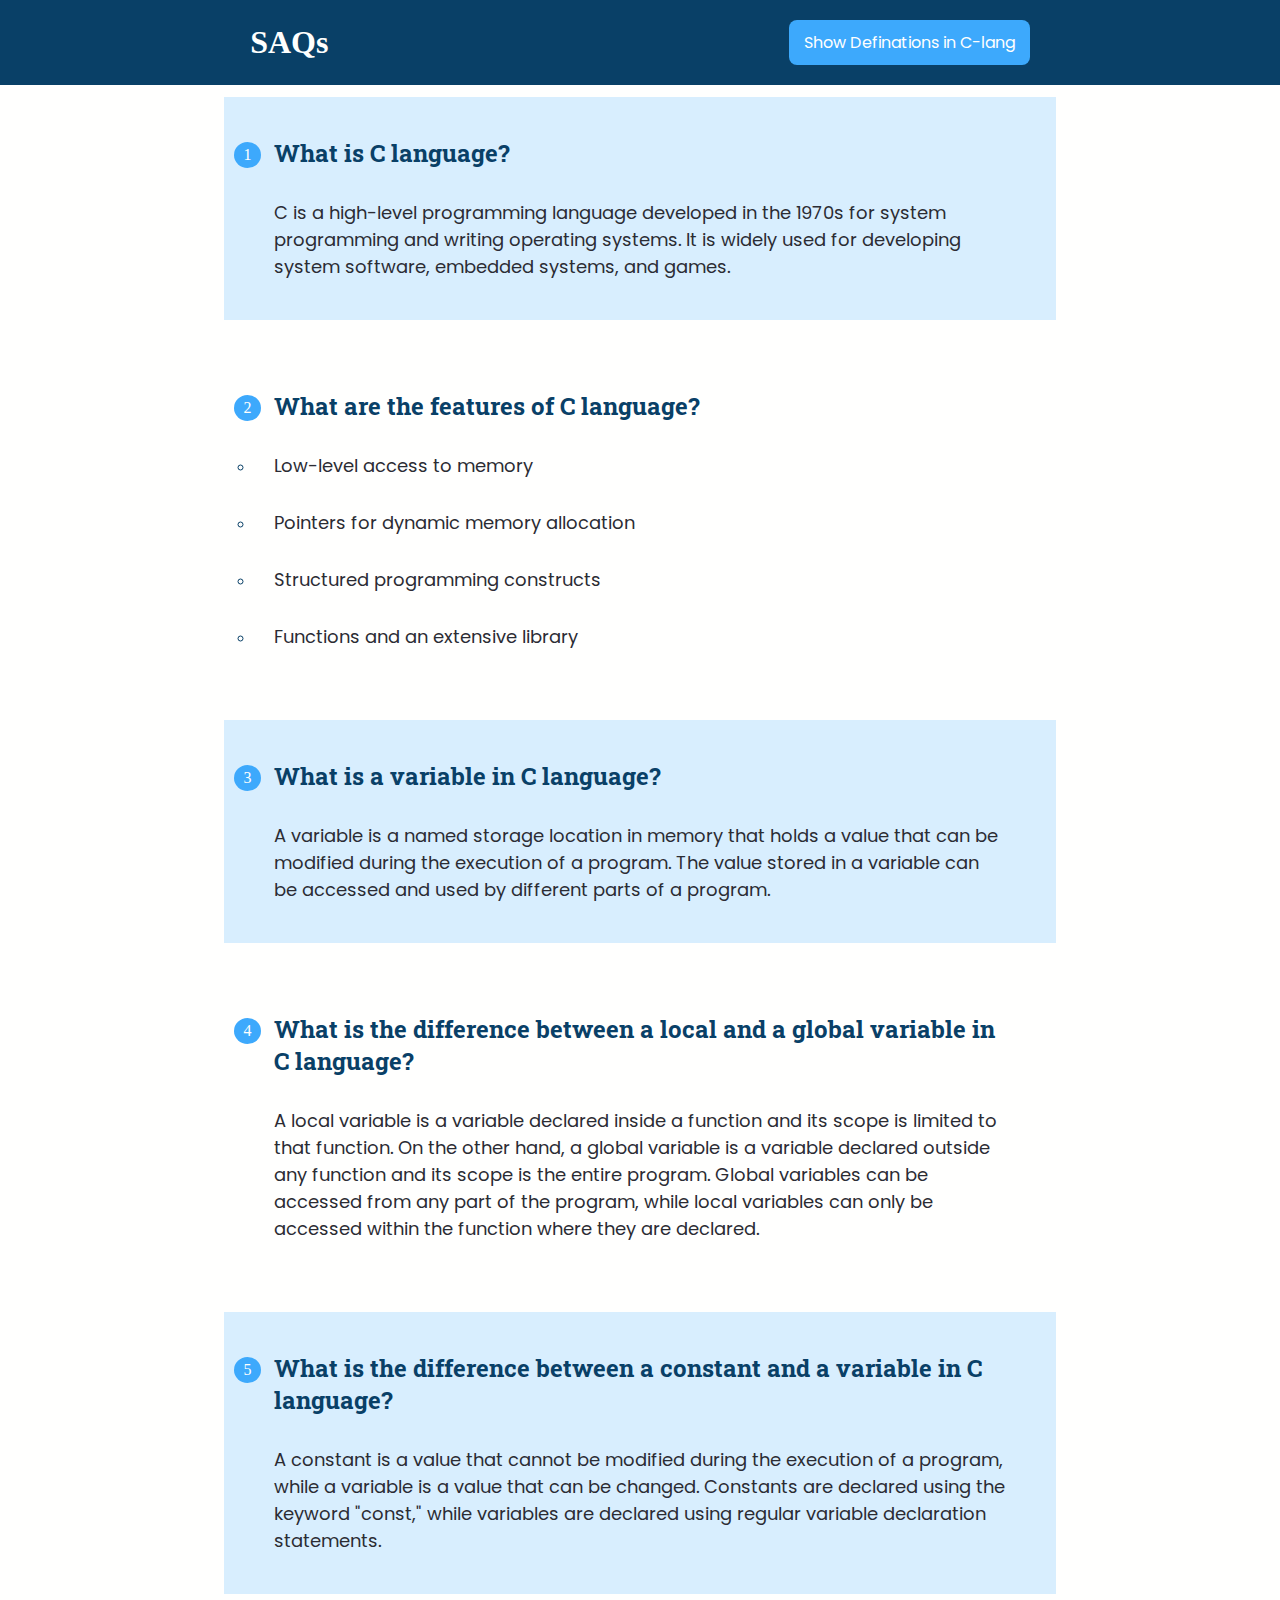
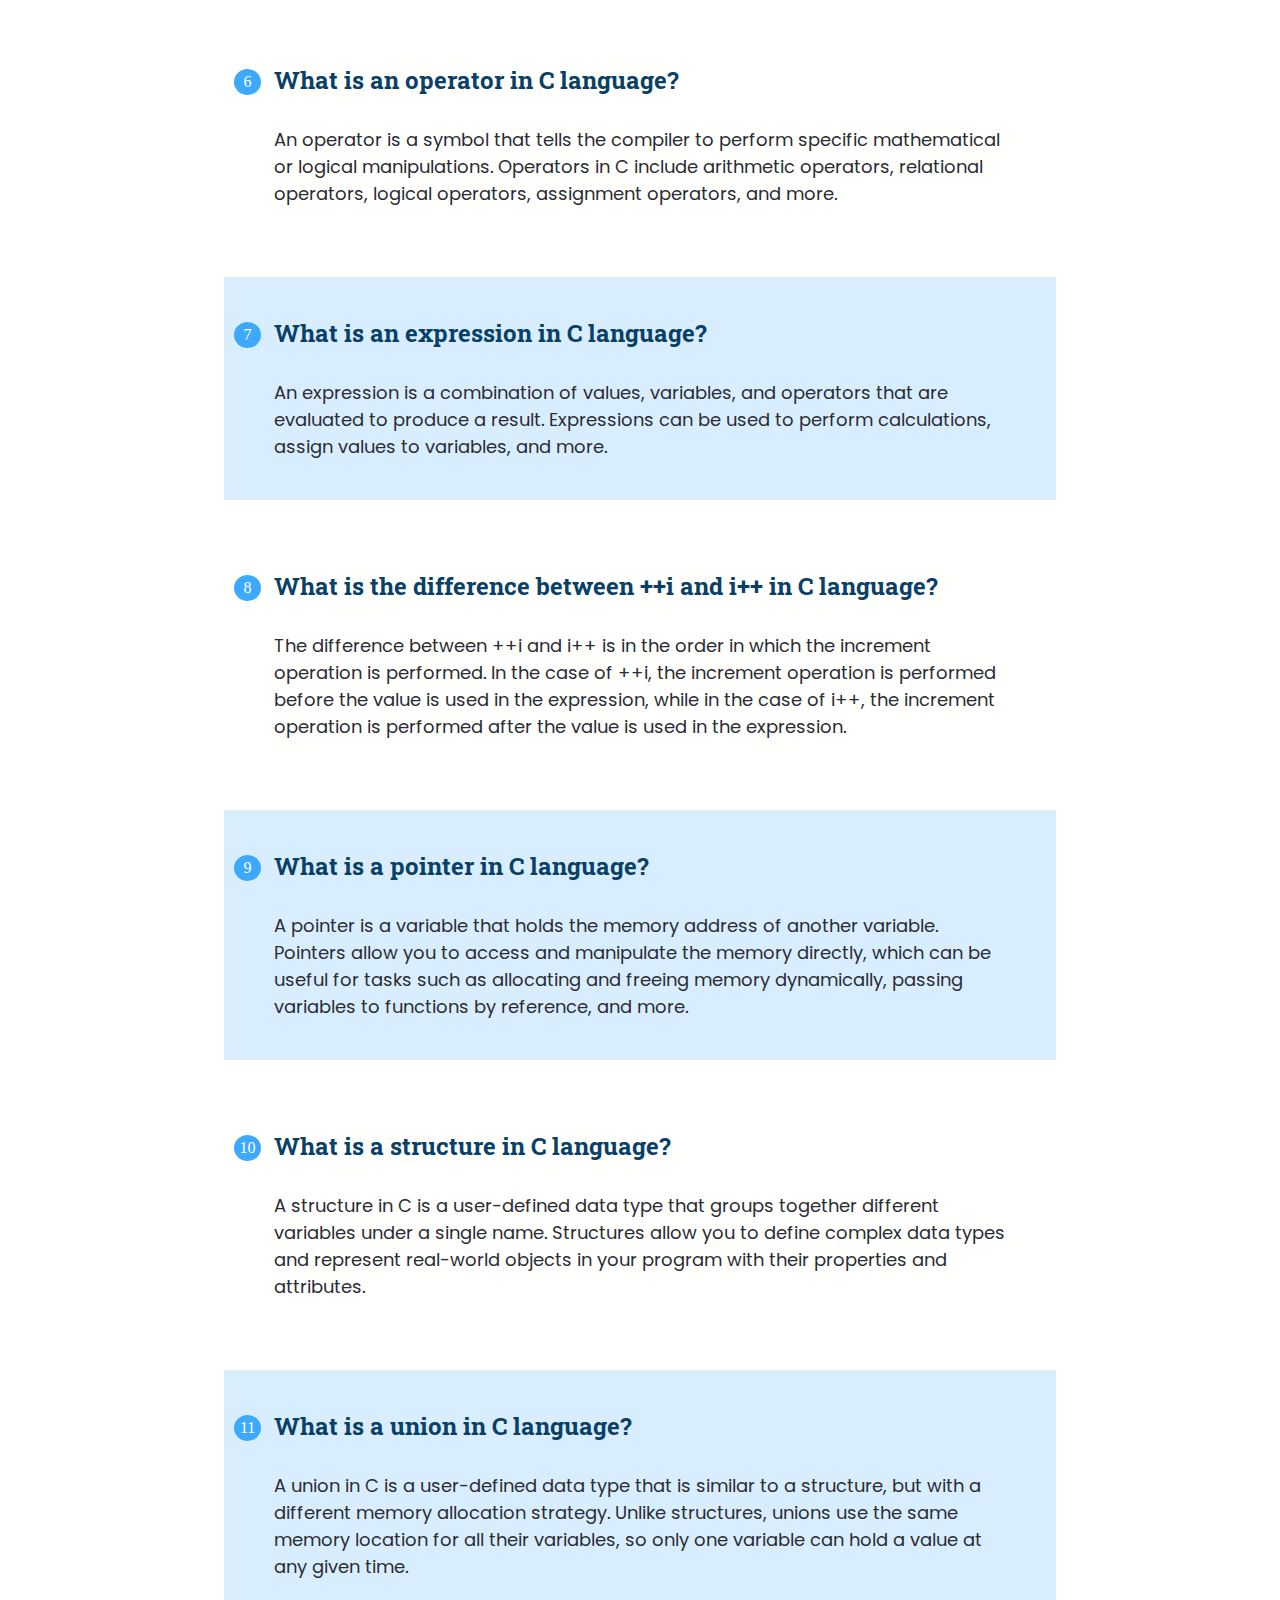
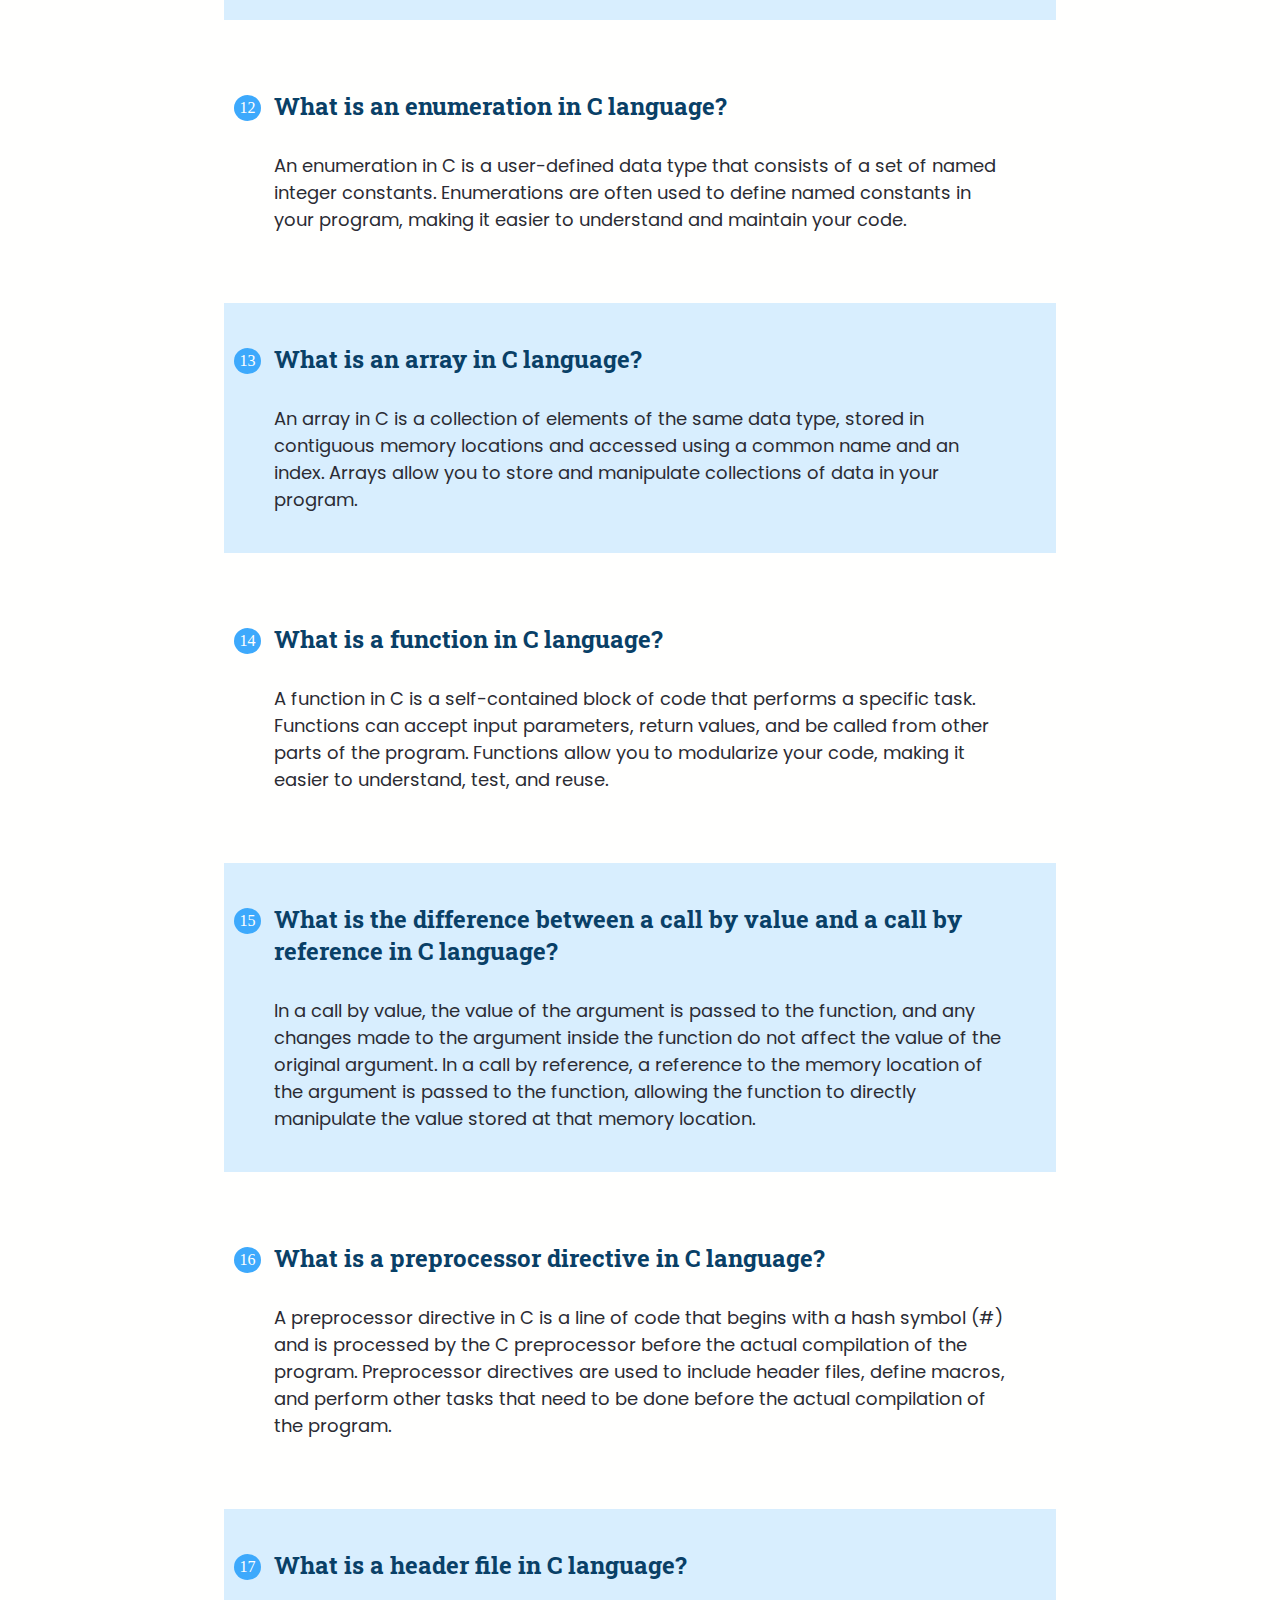
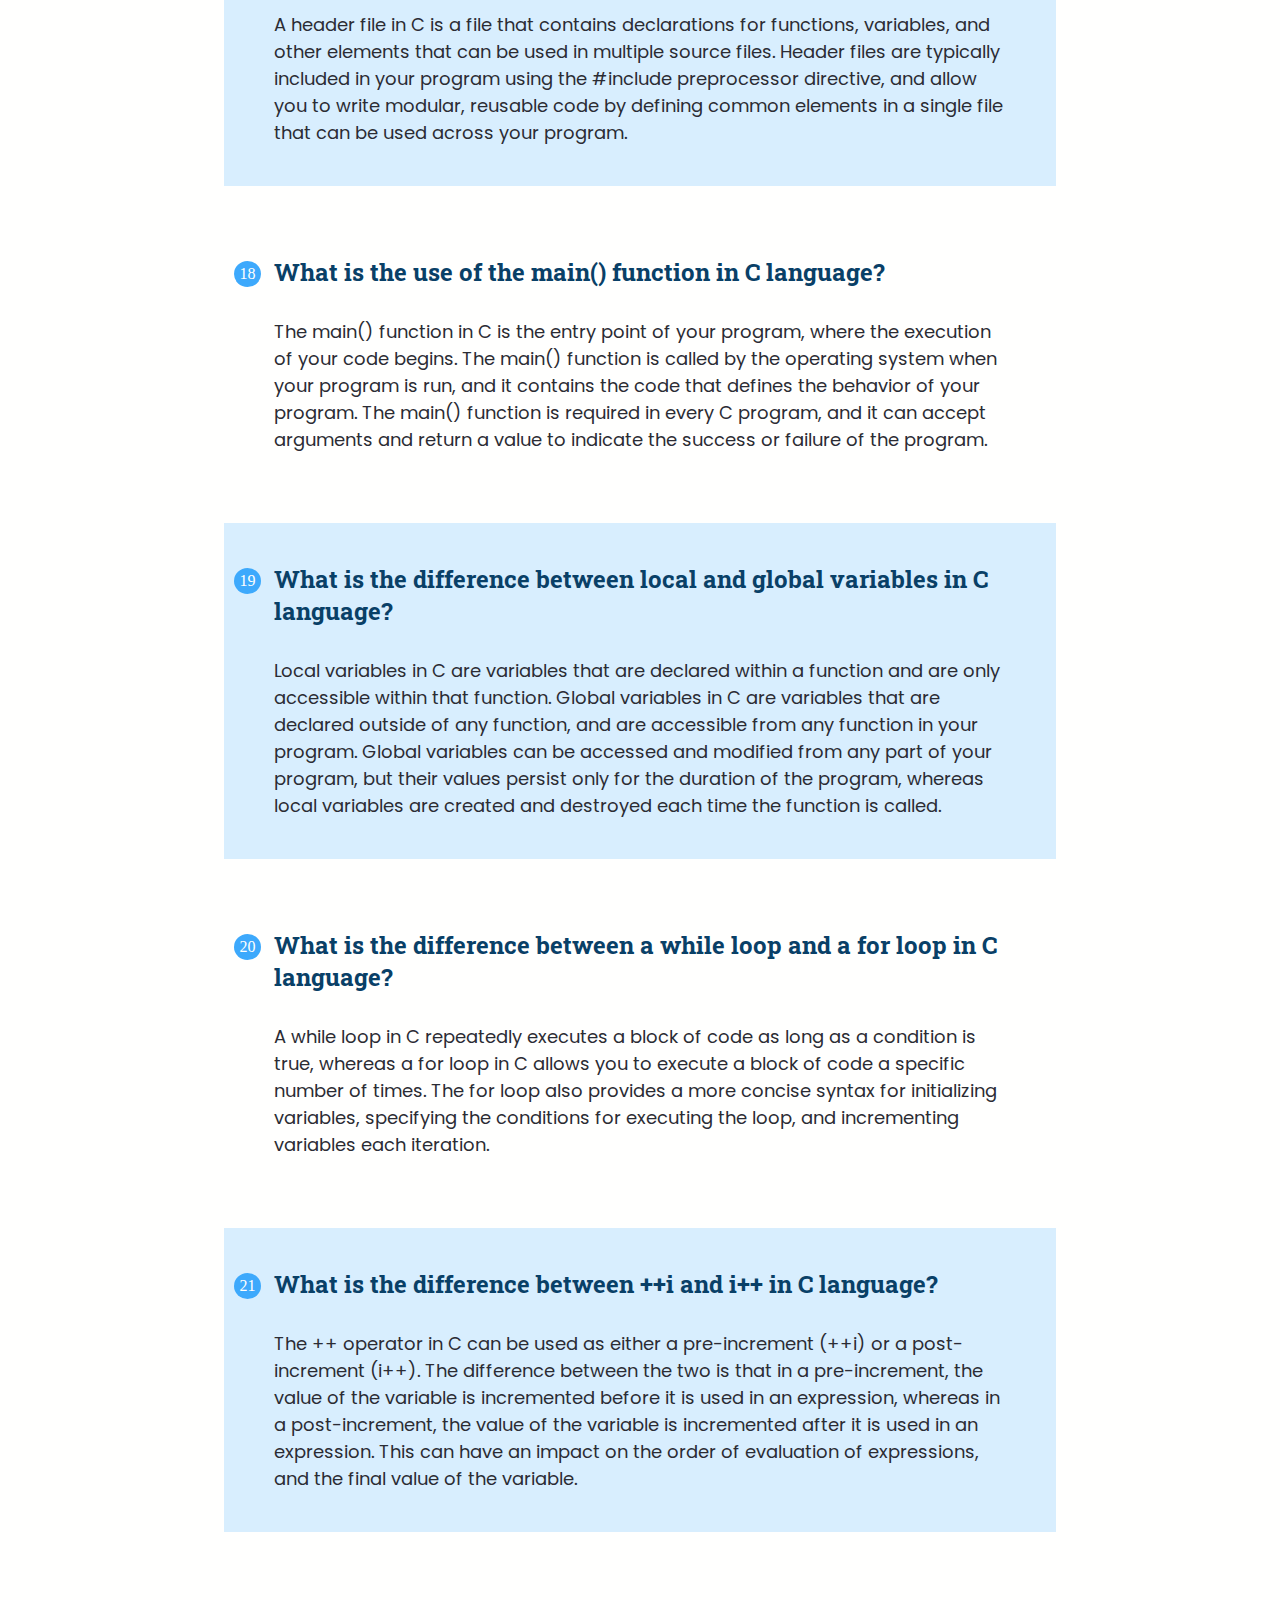
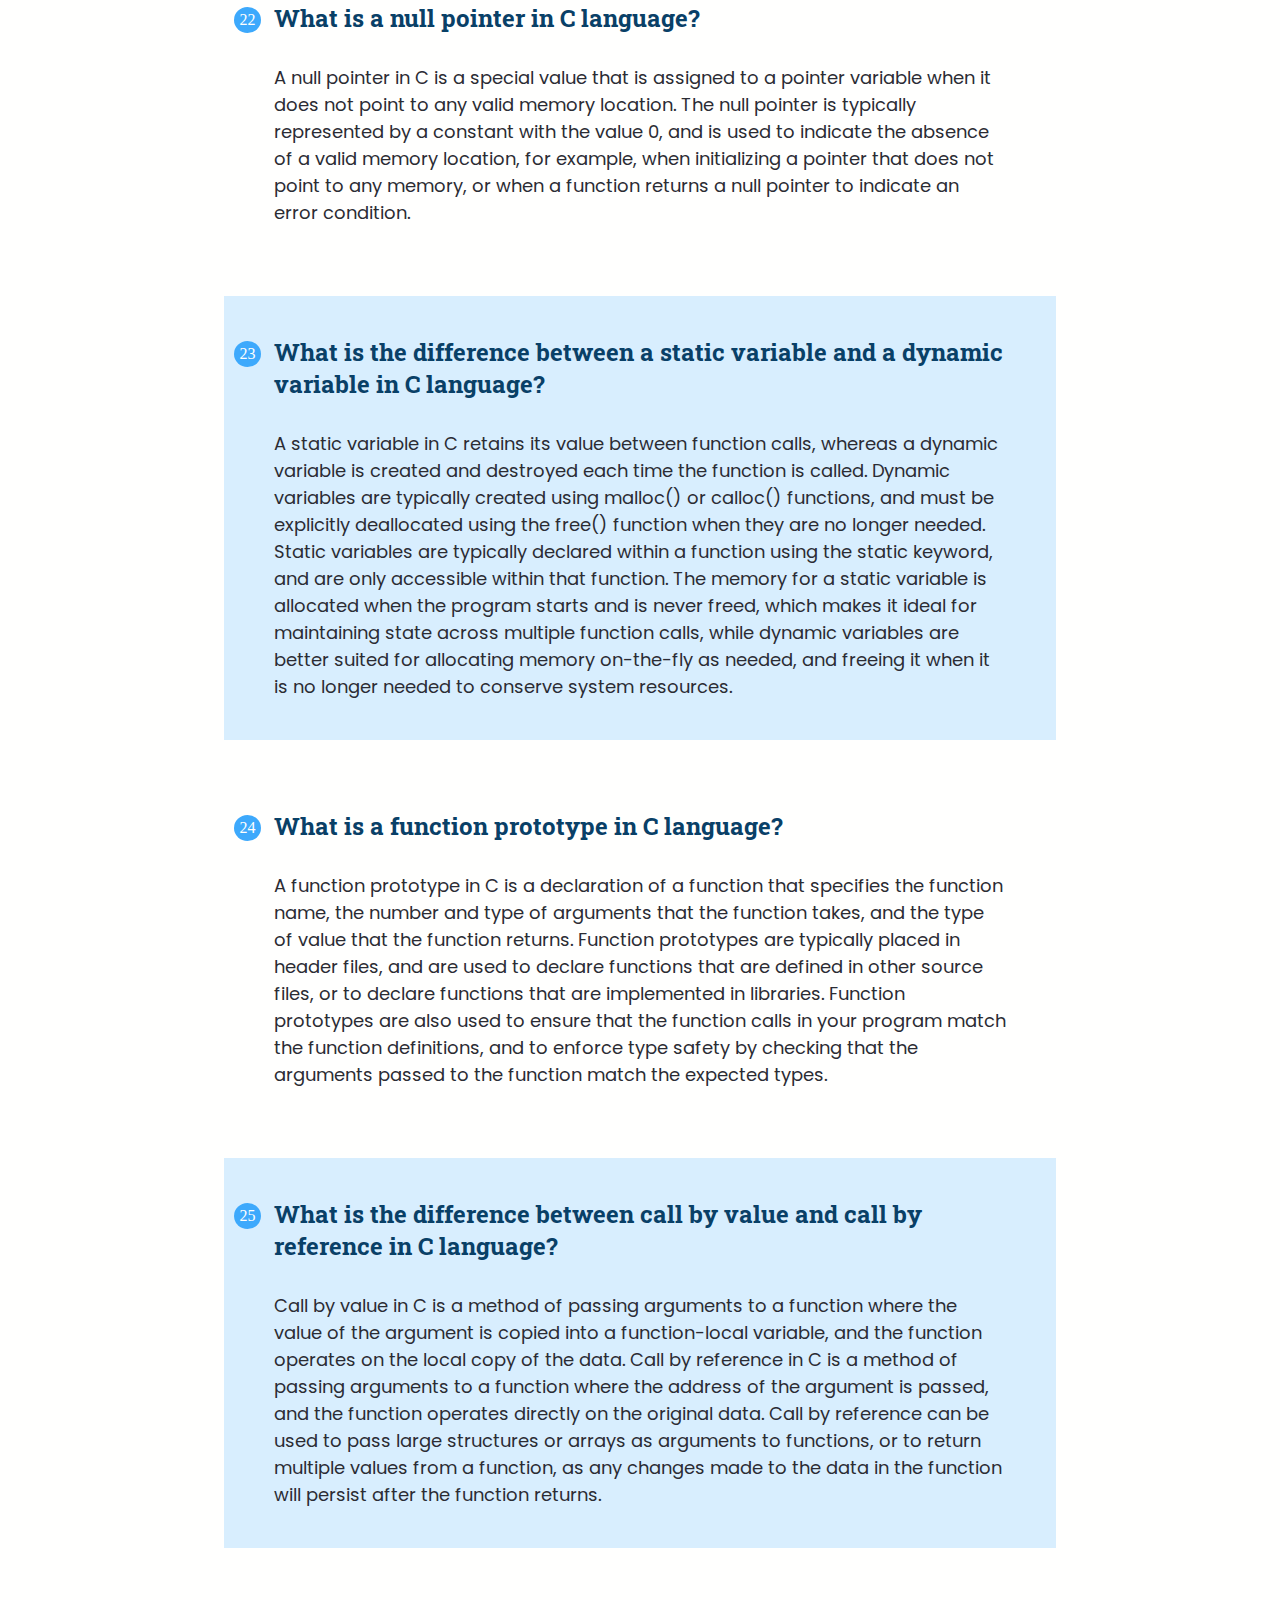
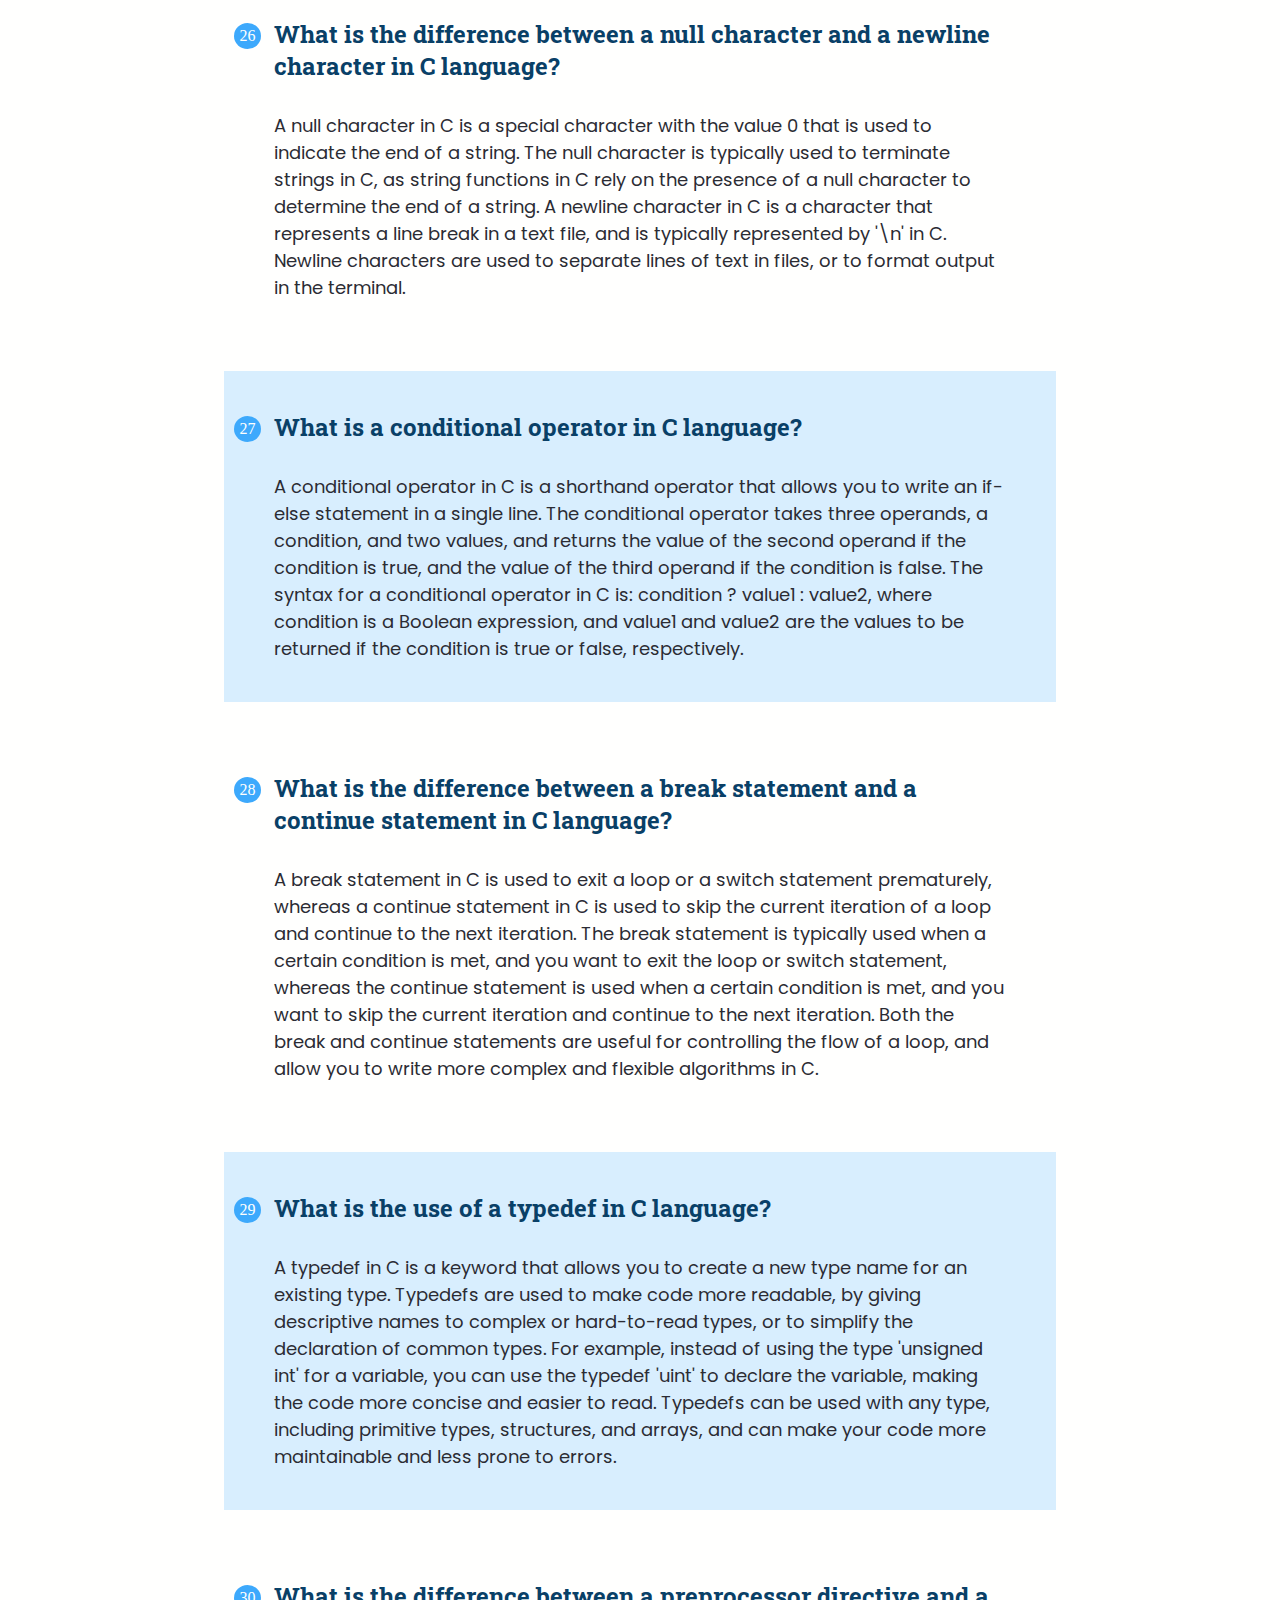
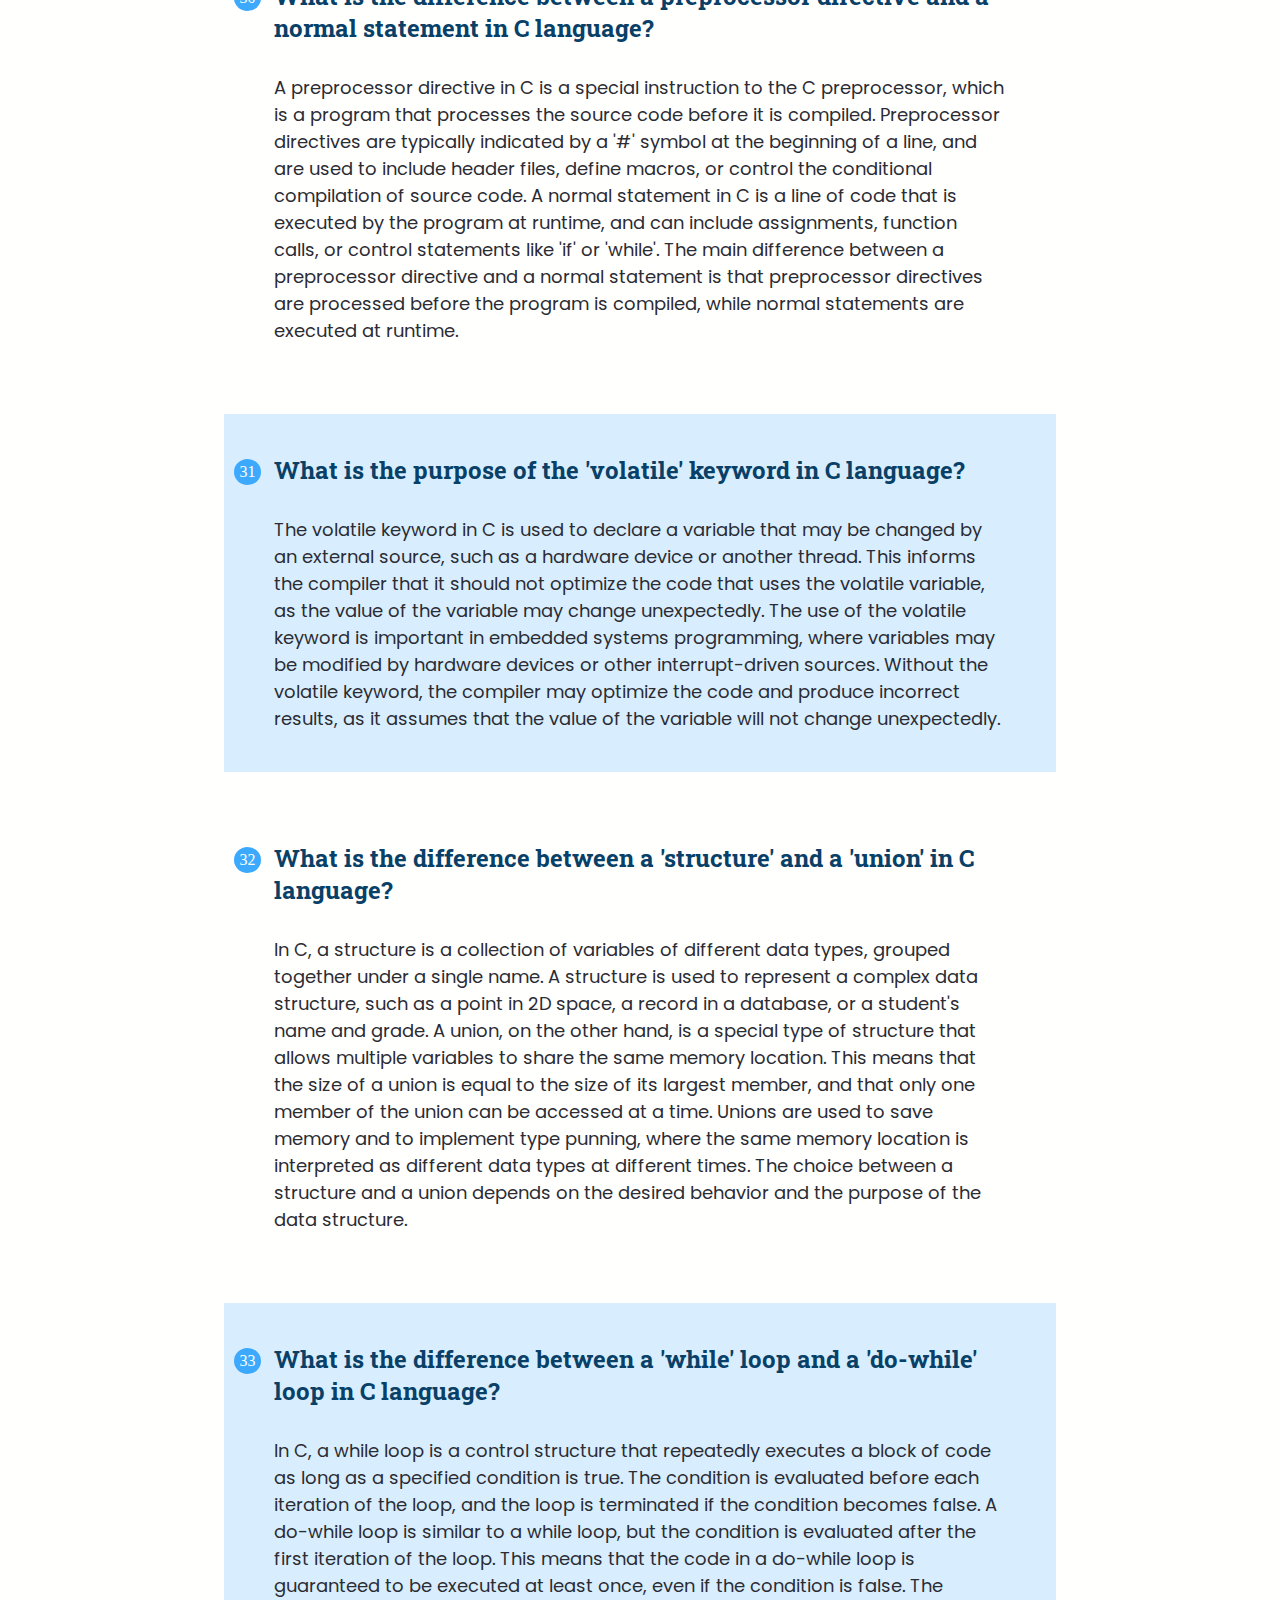
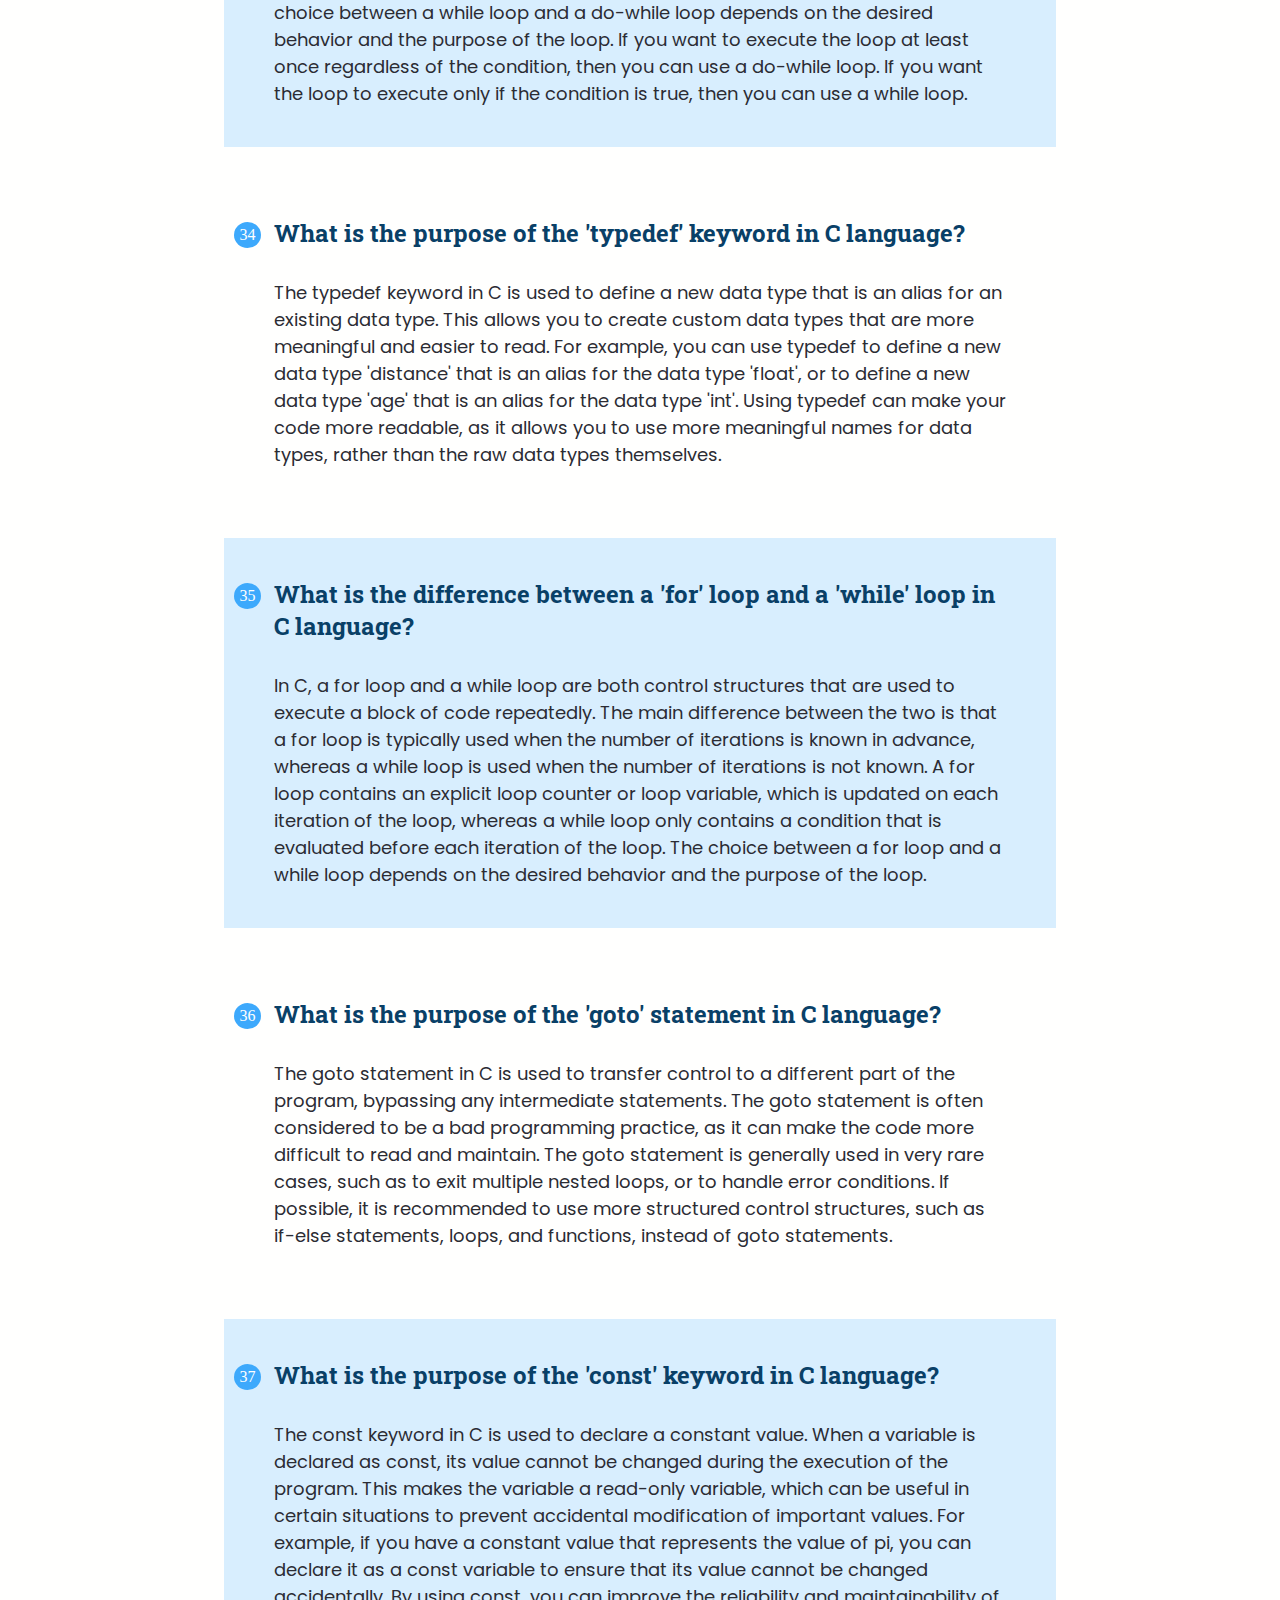
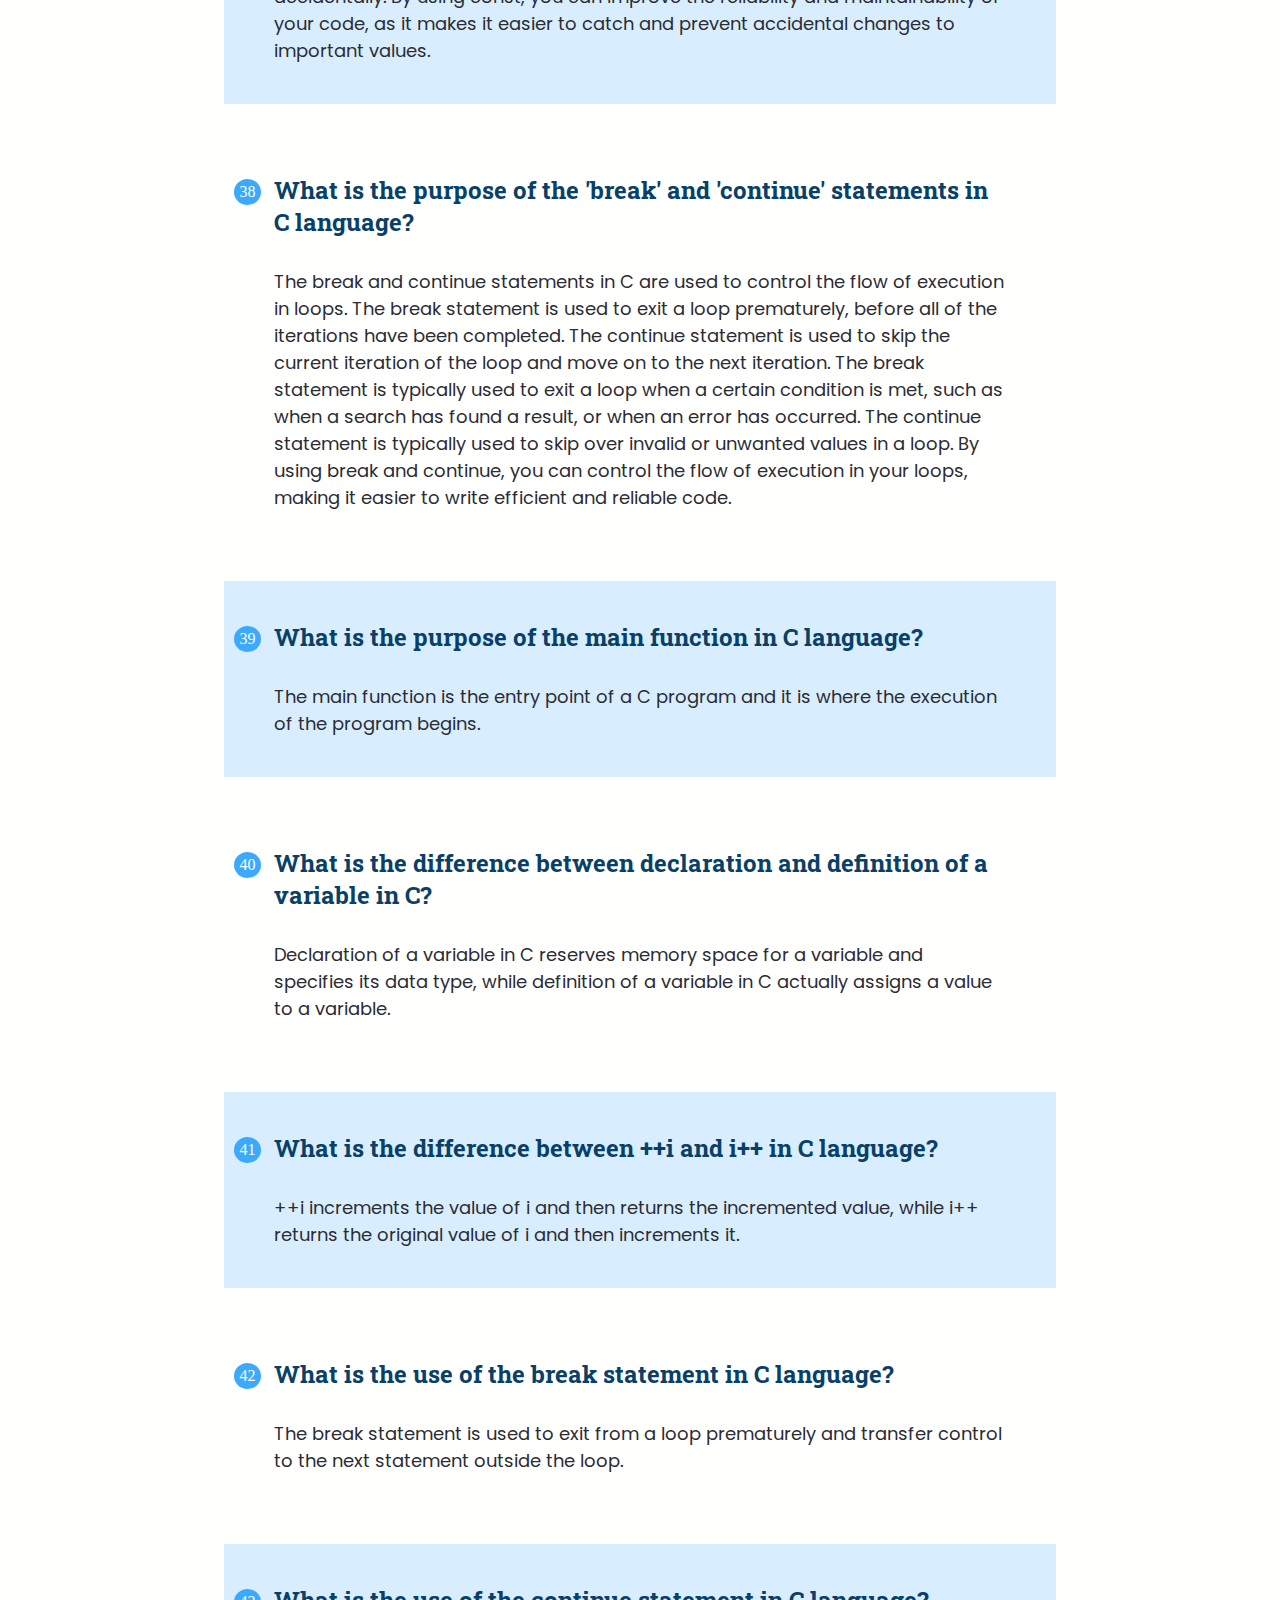
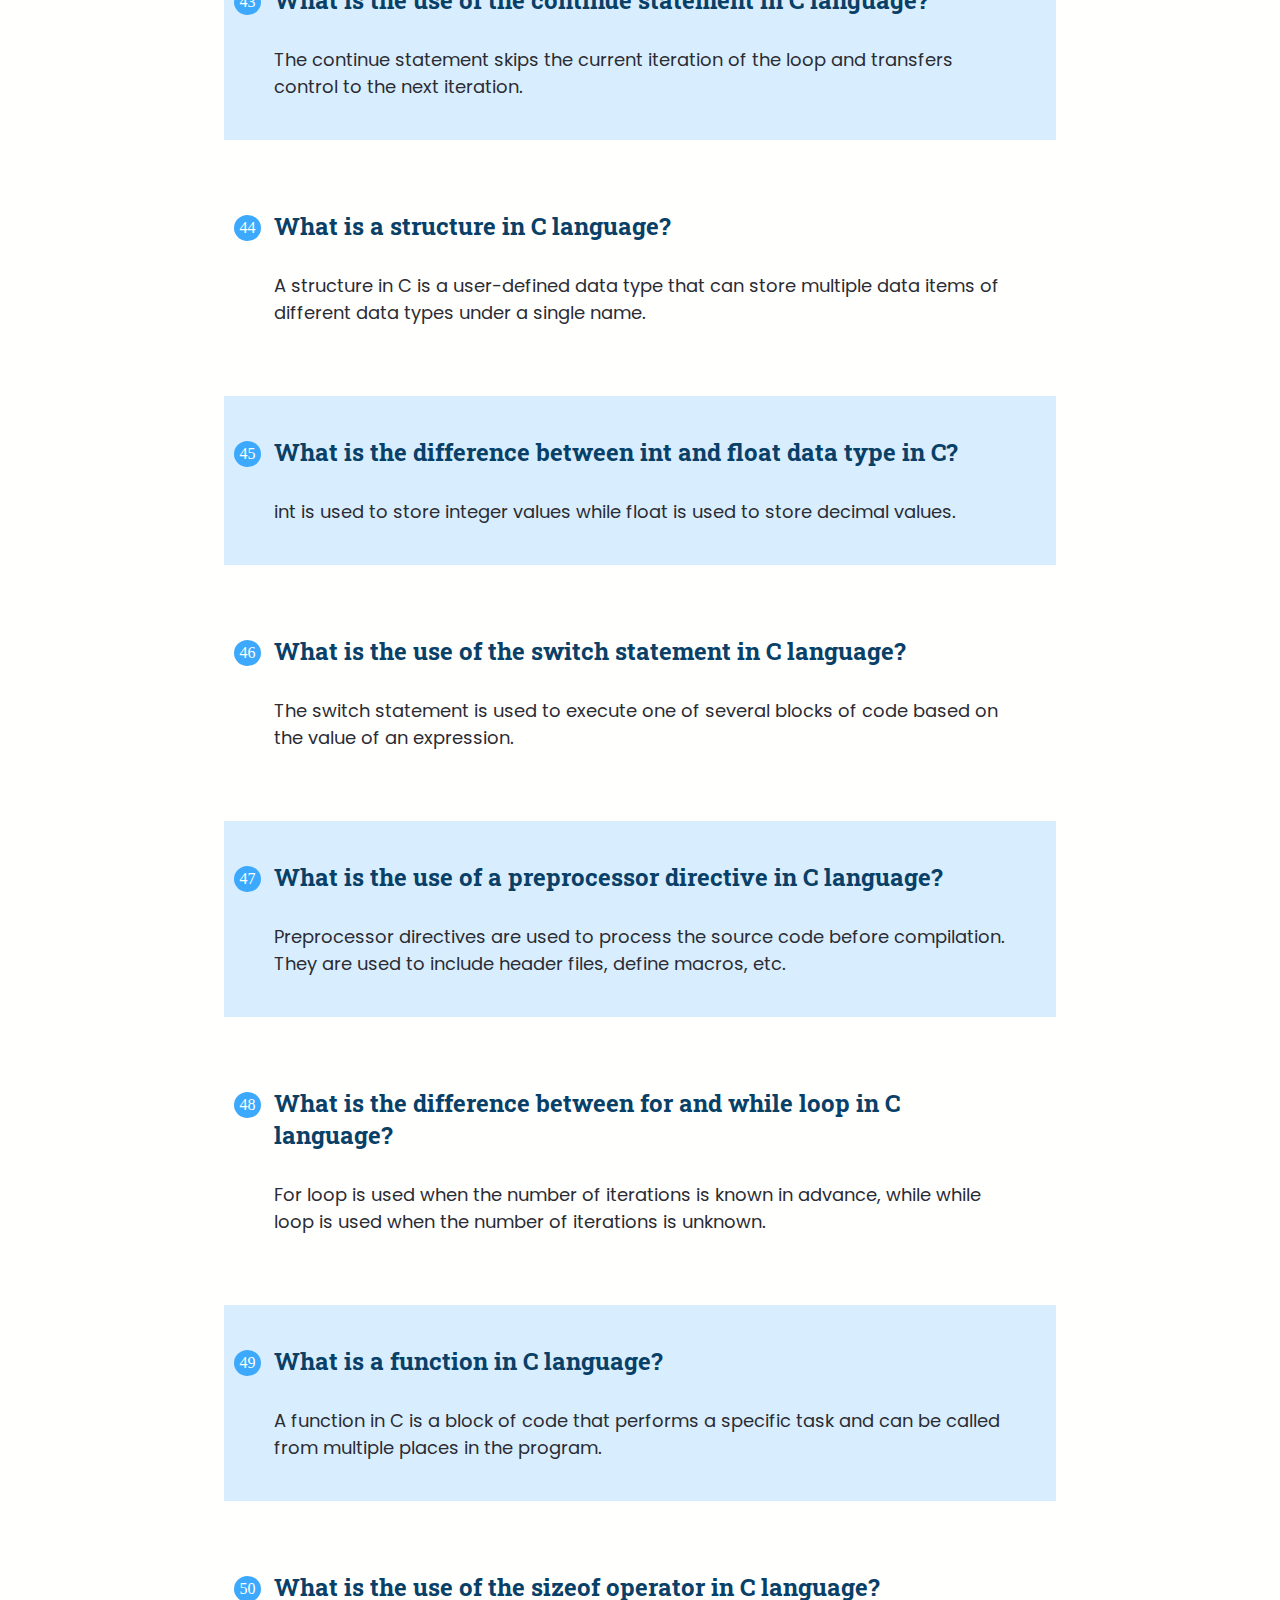
<file: index.html>
<!DOCTYPE html>
<html lang="en">
  <head>
    <meta charset="UTF-8" />
    <meta http-equiv="X-UA-Compatible" content="IE=edge" />
    <meta name="viewport" content="width=device-width, initial-scale=1.0" />
    <title>C-lang SAQs</title>
    <link rel="stylesheet" href="style.css" />
  </head>
  <body>
    <nav>
      <h1>SAQs</h1>
      <a href="http://sahilmondal.github.io/C-lang-notes/defination.html"
        ><button class="btn">Show Definations in C-lang</button></a
      >
    </nav>

    <h1>C Language SAQs for college students</h1>
    <ol>
      <li>
        <h2>What is C language?</h2>
        <p>
          C is a high-level programming language developed in the 1970s for
          system programming and writing operating systems. It is widely used
          for developing system software, embedded systems, and games.
        </p>
      </li>
      <li>
        <h2>What are the features of C language?</h2>
        <ul>
          <li><p>Low-level access to memory</p></li>
          <li><p>Pointers for dynamic memory allocation</p></li>
          <li><p>Structured programming constructs</p></li>
          <li><p>Functions and an extensive library</p></li>
        </ul>
      </li>
      <li>
        <h2>What is a variable in C language?</h2>
        <p>
          A variable is a named storage location in memory that holds a value
          that can be modified during the execution of a program. The value
          stored in a variable can be accessed and used by different parts of a
          program.
        </p>
      </li>
      <li>
        <h2>
          What is the difference between a local and a global variable in C
          language?
        </h2>
        <p>
          A local variable is a variable declared inside a function and its
          scope is limited to that function. On the other hand, a global
          variable is a variable declared outside any function and its scope is
          the entire program. Global variables can be accessed from any part of
          the program, while local variables can only be accessed within the
          function where they are declared.
        </p>
      </li>
      <li>
        <h2>
          What is the difference between a constant and a variable in C
          language?
        </h2>
        <p>
          A constant is a value that cannot be modified during the execution of
          a program, while a variable is a value that can be changed. Constants
          are declared using the keyword "const," while variables are declared
          using regular variable declaration statements.
        </p>
      </li>
      <li>
        <h2>What is an operator in C language?</h2>
        <p>
          An operator is a symbol that tells the compiler to perform specific
          mathematical or logical manipulations. Operators in C include
          arithmetic operators, relational operators, logical operators,
          assignment operators, and more.
        </p>
      </li>
      <li>
        <h2>What is an expression in C language?</h2>
        <p>
          An expression is a combination of values, variables, and operators
          that are evaluated to produce a result. Expressions can be used to
          perform calculations, assign values to variables, and more.
        </p>
      </li>
      <li>
        <h2>What is the difference between ++i and i++ in C language?</h2>
        <p>
          The difference between ++i and i++ is in the order in which the
          increment operation is performed. In the case of ++i, the increment
          operation is performed before the value is used in the expression,
          while in the case of i++, the increment operation is performed after
          the value is used in the expression.
        </p>
      </li>
      <li>
        <h2>What is a pointer in C language?</h2>
        <p>
          A pointer is a variable that holds the memory address of another
          variable. Pointers allow you to access and manipulate the memory
          directly, which can be useful for tasks such as allocating and freeing
          memory dynamically, passing variables to functions by reference, and
          more.
        </p>
      </li>
      <li>
        <h2>What is a structure in C language?</h2>
        <p>
          A structure in C is a user-defined data type that groups together
          different variables under a single name. Structures allow you to
          define complex data types and represent real-world objects in your
          program with their properties and attributes.
        </p>
      </li>
      <li>
        <h2>What is a union in C language?</h2>
        <p>
          A union in C is a user-defined data type that is similar to a
          structure, but with a different memory allocation strategy. Unlike
          structures, unions use the same memory location for all their
          variables, so only one variable can hold a value at any given time.
        </p>
      </li>
      <li>
        <h2>What is an enumeration in C language?</h2>
        <p>
          An enumeration in C is a user-defined data type that consists of a set
          of named integer constants. Enumerations are often used to define
          named constants in your program, making it easier to understand and
          maintain your code.
        </p>
      </li>
      <li>
        <h2>What is an array in C language?</h2>
        <p>
          An array in C is a collection of elements of the same data type,
          stored in contiguous memory locations and accessed using a common name
          and an index. Arrays allow you to store and manipulate collections of
          data in your program.
        </p>
      </li>
      <li>
        <h2>What is a function in C language?</h2>
        <p>
          A function in C is a self-contained block of code that performs a
          specific task. Functions can accept input parameters, return values,
          and be called from other parts of the program. Functions allow you to
          modularize your code, making it easier to understand, test, and reuse.
        </p>
      </li>
      <li>
        <h2>
          What is the difference between a call by value and a call by reference
          in C language?
        </h2>
        <p>
          In a call by value, the value of the argument is passed to the
          function, and any changes made to the argument inside the function do
          not affect the value of the original argument. In a call by reference,
          a reference to the memory location of the argument is passed to the
          function, allowing the function to directly manipulate the value
          stored at that memory location.
        </p>
      </li>
      <li>
        <h2>What is a preprocessor directive in C language?</h2>
        <p>
          A preprocessor directive in C is a line of code that begins with a
          hash symbol (#) and is processed by the C preprocessor before the
          actual compilation of the program. Preprocessor directives are used to
          include header files, define macros, and perform other tasks that need
          to be done before the actual compilation of the program.
        </p>
      </li>
      <li>
        <h2>What is a header file in C language?</h2>
        <p>
          A header file in C is a file that contains declarations for functions,
          variables, and other elements that can be used in multiple source
          files. Header files are typically included in your program using the
          #include preprocessor directive, and allow you to write modular,
          reusable code by defining common elements in a single file that can be
          used across your program.
        </p>
      </li>
      <li>
        <h2>What is the use of the main() function in C language?</h2>
        <p>
          The main() function in C is the entry point of your program, where the
          execution of your code begins. The main() function is called by the
          operating system when your program is run, and it contains the code
          that defines the behavior of your program. The main() function is
          required in every C program, and it can accept arguments and return a
          value to indicate the success or failure of the program.
        </p>
      </li>
      <li>
        <h2>
          What is the difference between local and global variables in C
          language?
        </h2>
        <p>
          Local variables in C are variables that are declared within a function
          and are only accessible within that function. Global variables in C
          are variables that are declared outside of any function, and are
          accessible from any function in your program. Global variables can be
          accessed and modified from any part of your program, but their values
          persist only for the duration of the program, whereas local variables
          are created and destroyed each time the function is called.
        </p>
      </li>
      <li>
        <h2>
          What is the difference between a while loop and a for loop in C
          language?
        </h2>
        <p>
          A while loop in C repeatedly executes a block of code as long as a
          condition is true, whereas a for loop in C allows you to execute a
          block of code a specific number of times. The for loop also provides a
          more concise syntax for initializing variables, specifying the
          conditions for executing the loop, and incrementing variables each
          iteration.
        </p>
      </li>
      <li>
        <h2>What is the difference between ++i and i++ in C language?</h2>
        <p>
          The ++ operator in C can be used as either a pre-increment (++i) or a
          post-increment (i++). The difference between the two is that in a
          pre-increment, the value of the variable is incremented before it is
          used in an expression, whereas in a post-increment, the value of the
          variable is incremented after it is used in an expression. This can
          have an impact on the order of evaluation of expressions, and the
          final value of the variable.
        </p>
      </li>
      <li>
        <h2>What is a null pointer in C language?</h2>
        <p>
          A null pointer in C is a special value that is assigned to a pointer
          variable when it does not point to any valid memory location. The null
          pointer is typically represented by a constant with the value 0, and
          is used to indicate the absence of a valid memory location, for
          example, when initializing a pointer that does not point to any
          memory, or when a function returns a null pointer to indicate an error
          condition.
        </p>
      </li>
      <li>
        <h2>
          What is the difference between a static variable and a dynamic
          variable in C language?
        </h2>
        <p>
          A static variable in C retains its value between function calls,
          whereas a dynamic variable is created and destroyed each time the
          function is called. Dynamic variables are typically created using
          malloc() or calloc() functions, and must be explicitly deallocated
          using the free() function when they are no longer needed. Static
          variables are typically declared within a function using the static
          keyword, and are only accessible within that function. The memory for
          a static variable is allocated when the program starts and is never
          freed, which makes it ideal for maintaining state across multiple
          function calls, while dynamic variables are better suited for
          allocating memory on-the-fly as needed, and freeing it when it is no
          longer needed to conserve system resources.
        </p>
      </li>
      <li>
        <h2>What is a function prototype in C language?</h2>
        <p>
          A function prototype in C is a declaration of a function that
          specifies the function name, the number and type of arguments that the
          function takes, and the type of value that the function returns.
          Function prototypes are typically placed in header files, and are used
          to declare functions that are defined in other source files, or to
          declare functions that are implemented in libraries. Function
          prototypes are also used to ensure that the function calls in your
          program match the function definitions, and to enforce type safety by
          checking that the arguments passed to the function match the expected
          types.
        </p>
      </li>
      <li>
        <h2>
          What is the difference between call by value and call by reference in
          C language?
        </h2>
        <p>
          Call by value in C is a method of passing arguments to a function
          where the value of the argument is copied into a function-local
          variable, and the function operates on the local copy of the data.
          Call by reference in C is a method of passing arguments to a function
          where the address of the argument is passed, and the function operates
          directly on the original data. Call by reference can be used to pass
          large structures or arrays as arguments to functions, or to return
          multiple values from a function, as any changes made to the data in
          the function will persist after the function returns.
        </p>
      </li>
      <li>
        <h2>
          What is the difference between a null character and a newline
          character in C language?
        </h2>
        <p>
          A null character in C is a special character with the value 0 that is
          used to indicate the end of a string. The null character is typically
          used to terminate strings in C, as string functions in C rely on the
          presence of a null character to determine the end of a string. A
          newline character in C is a character that represents a line break in
          a text file, and is typically represented by '\n' in C. Newline
          characters are used to separate lines of text in files, or to format
          output in the terminal.
        </p>
      </li>
      <li>
        <h2>What is a conditional operator in C language?</h2>
        <p>
          A conditional operator in C is a shorthand operator that allows you to
          write an if-else statement in a single line. The conditional operator
          takes three operands, a condition, and two values, and returns the
          value of the second operand if the condition is true, and the value of
          the third operand if the condition is false. The syntax for a
          conditional operator in C is: condition ? value1 : value2, where
          condition is a Boolean expression, and value1 and value2 are the
          values to be returned if the condition is true or false, respectively.
        </p>
      </li>
      <li>
        <h2>
          What is the difference between a break statement and a continue
          statement in C language?
        </h2>
        <p>
          A break statement in C is used to exit a loop or a switch statement
          prematurely, whereas a continue statement in C is used to skip the
          current iteration of a loop and continue to the next iteration. The
          break statement is typically used when a certain condition is met, and
          you want to exit the loop or switch statement, whereas the continue
          statement is used when a certain condition is met, and you want to
          skip the current iteration and continue to the next iteration. Both
          the break and continue statements are useful for controlling the flow
          of a loop, and allow you to write more complex and flexible algorithms
          in C.
        </p>
      </li>
      <li>
        <h2>What is the use of a typedef in C language?</h2>
        <p>
          A typedef in C is a keyword that allows you to create a new type name
          for an existing type. Typedefs are used to make code more readable, by
          giving descriptive names to complex or hard-to-read types, or to
          simplify the declaration of common types. For example, instead of
          using the type 'unsigned int' for a variable, you can use the typedef
          'uint' to declare the variable, making the code more concise and
          easier to read. Typedefs can be used with any type, including
          primitive types, structures, and arrays, and can make your code more
          maintainable and less prone to errors.
        </p>
      </li>
      <li>
        <h2>
          What is the difference between a preprocessor directive and a normal
          statement in C language?
        </h2>
        <p>
          A preprocessor directive in C is a special instruction to the C
          preprocessor, which is a program that processes the source code before
          it is compiled. Preprocessor directives are typically indicated by a
          '#' symbol at the beginning of a line, and are used to include header
          files, define macros, or control the conditional compilation of source
          code. A normal statement in C is a line of code that is executed by
          the program at runtime, and can include assignments, function calls,
          or control statements like 'if' or 'while'. The main difference
          between a preprocessor directive and a normal statement is that
          preprocessor directives are processed before the program is compiled,
          while normal statements are executed at runtime.
        </p>
      </li>

      <li>
        <h2>What is the purpose of the 'volatile' keyword in C language?</h2>
        <p>
          The volatile keyword in C is used to declare a variable that may be
          changed by an external source, such as a hardware device or another
          thread. This informs the compiler that it should not optimize the code
          that uses the volatile variable, as the value of the variable may
          change unexpectedly. The use of the volatile keyword is important in
          embedded systems programming, where variables may be modified by
          hardware devices or other interrupt-driven sources. Without the
          volatile keyword, the compiler may optimize the code and produce
          incorrect results, as it assumes that the value of the variable will
          not change unexpectedly.
        </p>
      </li>
      <li>
        <h2>
          What is the difference between a 'structure' and a 'union' in C
          language?
        </h2>
        <p>
          In C, a structure is a collection of variables of different data
          types, grouped together under a single name. A structure is used to
          represent a complex data structure, such as a point in 2D space, a
          record in a database, or a student's name and grade. A union, on the
          other hand, is a special type of structure that allows multiple
          variables to share the same memory location. This means that the size
          of a union is equal to the size of its largest member, and that only
          one member of the union can be accessed at a time. Unions are used to
          save memory and to implement type punning, where the same memory
          location is interpreted as different data types at different times.
          The choice between a structure and a union depends on the desired
          behavior and the purpose of the data structure.
        </p>
      </li>
      <li>
        <h2>
          What is the difference between a 'while' loop and a 'do-while' loop in
          C language?
        </h2>
        <p>
          In C, a while loop is a control structure that repeatedly executes a
          block of code as long as a specified condition is true. The condition
          is evaluated before each iteration of the loop, and the loop is
          terminated if the condition becomes false. A do-while loop is similar
          to a while loop, but the condition is evaluated after the first
          iteration of the loop. This means that the code in a do-while loop is
          guaranteed to be executed at least once, even if the condition is
          false. The choice between a while loop and a do-while loop depends on
          the desired behavior and the purpose of the loop. If you want to
          execute the loop at least once regardless of the condition, then you
          can use a do-while loop. If you want the loop to execute only if the
          condition is true, then you can use a while loop.
        </p>
      </li>

      <li>
        <h2>What is the purpose of the 'typedef' keyword in C language?</h2>
        <p>
          The typedef keyword in C is used to define a new data type that is an
          alias for an existing data type. This allows you to create custom data
          types that are more meaningful and easier to read. For example, you
          can use typedef to define a new data type 'distance' that is an alias
          for the data type 'float', or to define a new data type 'age' that is
          an alias for the data type 'int'. Using typedef can make your code
          more readable, as it allows you to use more meaningful names for data
          types, rather than the raw data types themselves.
        </p>
      </li>
      <li>
        <h2>
          What is the difference between a 'for' loop and a 'while' loop in C
          language?
        </h2>
        <p>
          In C, a for loop and a while loop are both control structures that are
          used to execute a block of code repeatedly. The main difference
          between the two is that a for loop is typically used when the number
          of iterations is known in advance, whereas a while loop is used when
          the number of iterations is not known. A for loop contains an explicit
          loop counter or loop variable, which is updated on each iteration of
          the loop, whereas a while loop only contains a condition that is
          evaluated before each iteration of the loop. The choice between a for
          loop and a while loop depends on the desired behavior and the purpose
          of the loop.
        </p>
      </li>
      <li>
        <h2>What is the purpose of the 'goto' statement in C language?</h2>
        <p>
          The goto statement in C is used to transfer control to a different
          part of the program, bypassing any intermediate statements. The goto
          statement is often considered to be a bad programming practice, as it
          can make the code more difficult to read and maintain. The goto
          statement is generally used in very rare cases, such as to exit
          multiple nested loops, or to handle error conditions. If possible, it
          is recommended to use more structured control structures, such as
          if-else statements, loops, and functions, instead of goto statements.
        </p>
      </li>

      <li>
        <h2>What is the purpose of the 'const' keyword in C language?</h2>
        <p>
          The const keyword in C is used to declare a constant value. When a
          variable is declared as const, its value cannot be changed during the
          execution of the program. This makes the variable a read-only
          variable, which can be useful in certain situations to prevent
          accidental modification of important values. For example, if you have
          a constant value that represents the value of pi, you can declare it
          as a const variable to ensure that its value cannot be changed
          accidentally. By using const, you can improve the reliability and
          maintainability of your code, as it makes it easier to catch and
          prevent accidental changes to important values.
        </p>
      </li>

      <li>
        <h2>
          What is the purpose of the 'break' and 'continue' statements in C
          language?
        </h2>
        <p>
          The break and continue statements in C are used to control the flow of
          execution in loops. The break statement is used to exit a loop
          prematurely, before all of the iterations have been completed. The
          continue statement is used to skip the current iteration of the loop
          and move on to the next iteration. The break statement is typically
          used to exit a loop when a certain condition is met, such as when a
          search has found a result, or when an error has occurred. The continue
          statement is typically used to skip over invalid or unwanted values in
          a loop. By using break and continue, you can control the flow of
          execution in your loops, making it easier to write efficient and
          reliable code.
        </p>
      </li>

      <li>
        <h2>What is the purpose of the main function in C language?</h2>
        <p>
          The main function is the entry point of a C program and it is where
          the execution of the program begins.
        </p>
      </li>
      <li>
        <h2>
          What is the difference between declaration and definition of a
          variable in C?
        </h2>
        <p>
          Declaration of a variable in C reserves memory space for a variable
          and specifies its data type, while definition of a variable in C
          actually assigns a value to a variable.
        </p>
      </li>

      <li>
        <h2>What is the difference between ++i and i++ in C language?</h2>
        <p>
          ++i increments the value of i and then returns the incremented value,
          while i++ returns the original value of i and then increments it.
        </p>
      </li>
      <li>
        <h2>What is the use of the break statement in C language?</h2>
        <p>
          The break statement is used to exit from a loop prematurely and
          transfer control to the next statement outside the loop.
        </p>
      </li>
      <li>
        <h2>What is the use of the continue statement in C language?</h2>
        <p>
          The continue statement skips the current iteration of the loop and
          transfers control to the next iteration.
        </p>
      </li>
      <li>
        <h2>What is a structure in C language?</h2>
        <p>
          A structure in C is a user-defined data type that can store multiple
          data items of different data types under a single name.
        </p>
      </li>
      <li>
        <h2>What is the difference between int and float data type in C?</h2>
        <p>
          int is used to store integer values while float is used to store
          decimal values.
        </p>
      </li>
      <li>
        <h2>What is the use of the switch statement in C language?</h2>
        <p>
          The switch statement is used to execute one of several blocks of code
          based on the value of an expression.
        </p>
      </li>
      <li>
        <h2>What is the use of a preprocessor directive in C language?</h2>
        <p>
          Preprocessor directives are used to process the source code before
          compilation. They are used to include header files, define macros,
          etc.
        </p>
      </li>
      <li>
        <h2>
          What is the difference between for and while loop in C language?
        </h2>
        <p>
          For loop is used when the number of iterations is known in advance,
          while while loop is used when the number of iterations is unknown.
        </p>
      </li>
      <li>
        <h2>What is a function in C language?</h2>
        <p>
          A function in C is a block of code that performs a specific task and
          can be called from multiple places in the program.
        </p>
      </li>
      <li>
        <h2>What is the use of the sizeof operator in C language?</h2>
        <p>
          The sizeof operator is used to find the size of a data type or a
          variable in bytes.
        </p>
      </li>
      <li>
        <h2>
          What is the difference between single quotes and double quotes in C
          language?
        </h2>
        <p>
          Single quotes are used to represent a single character constant, while
          double quotes are used to represent a string literal.
        </p>
      </li>
      <li>
        <h2>What is the use of the scanf function in C language?</h2>
        <p>
          The scanf function is used to read values from the standard input
          device (usually keyboard) and store them in the specified variables.
        </p>
      </li>
      <li>
        <h2>What is the use of the printf function in C language?</h2>
        <p>
          The printf function is used to print formatted data to the standard
          output device (usually screen).
        </p>
      </li>
      <li>
        <h2>
          What is the difference between an expression and a statement in C
          language?
        </h2>
        <p>
          An expression is a combination of variables, constants and operators
          that evaluate to a value, while a statement is a complete instruction
          that is executed by the program.
        </p>
      </li>
      <li>
        <h2>What is the use of the if statement in C language?</h2>
        <p>
          The if statement is used to conditionally execute a block of code
          based on the value of an expression.
        </p>
      </li>
      <li>
        <h2>What is the difference between a constant and a variable in C?</h2>
        <p>
          A constant is a value that cannot be changed during the execution of
          the program, while a variable is a named memory location that can
          store a value that can change during the execution of the program.
        </p>
      </li>
      <li>
        <h2>
          What is the difference between the & operator and the * operator in C?
        </h2>
        <p>
          The & operator returns the memory address of a variable, while the *
          operator returns the value stored at a memory address.
        </p>
      </li>
    </ol>
    <footer>
      <h3>©️ Designed and Copywrited by Sahil Mondal with 💜</h3>
    </footer>
  </body>
</html>
</file>
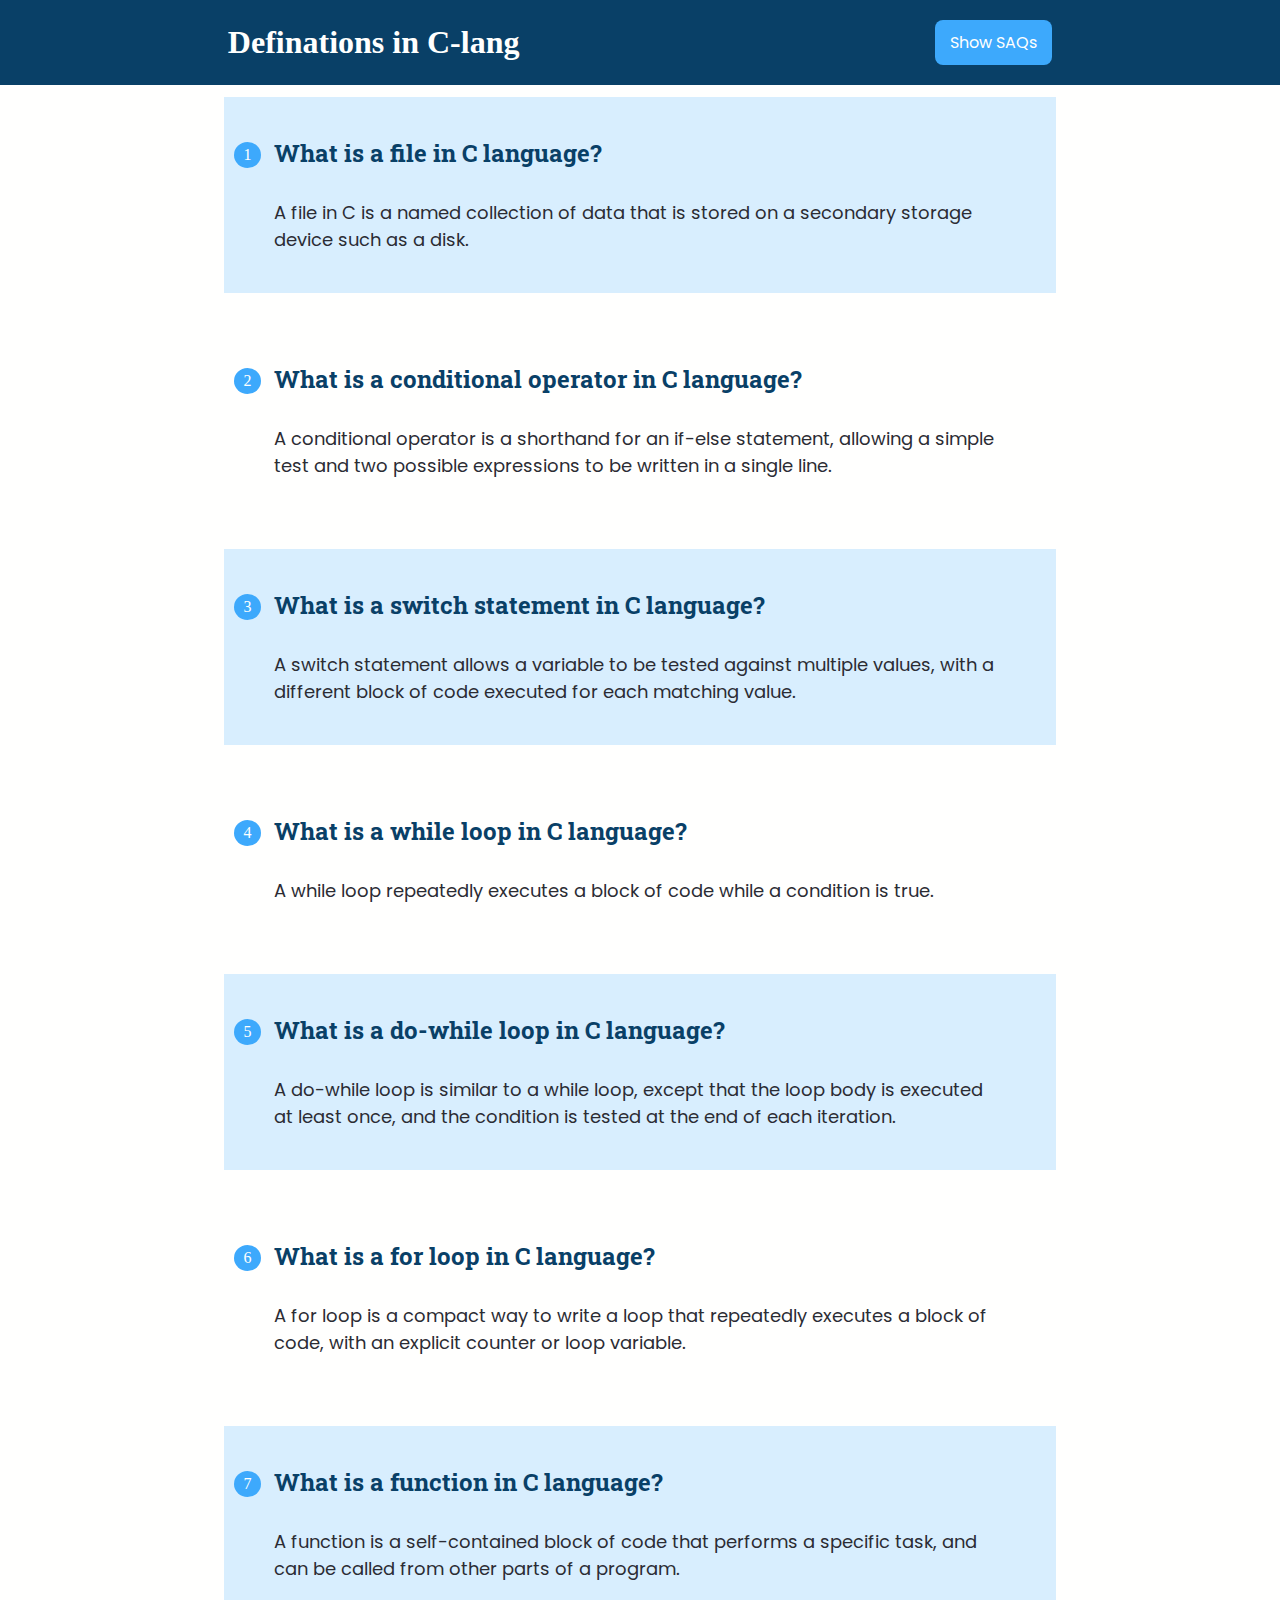
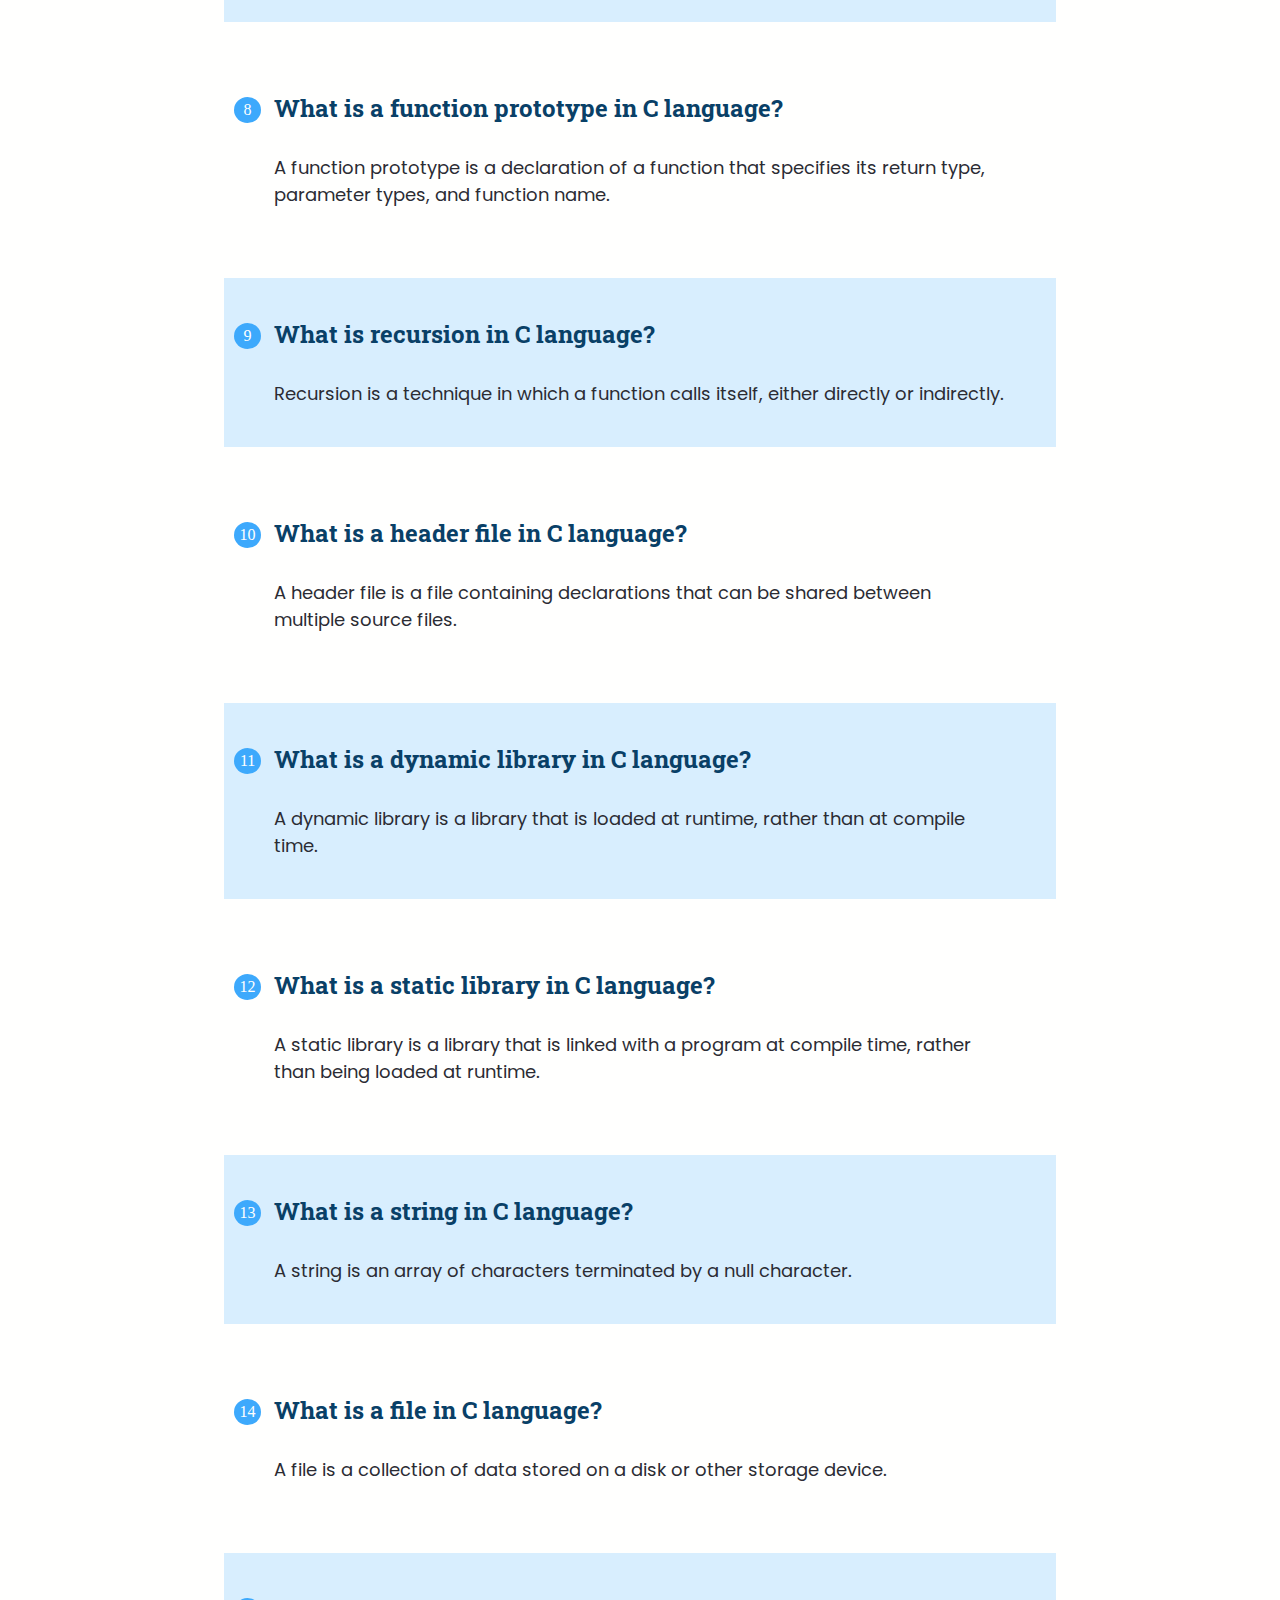
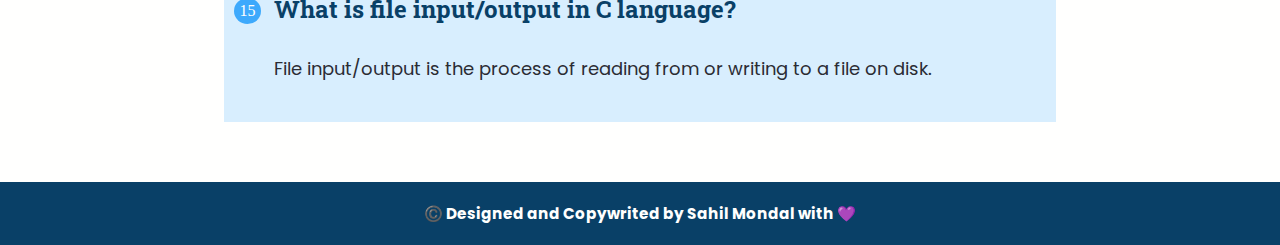
<file: defination.html>
<!DOCTYPE html>
<html lang="en">
  <head>
    <meta charset="UTF-8" />
    <meta http-equiv="X-UA-Compatible" content="IE=edge" />
    <meta name="viewport" content="width=device-width, initial-scale=1.0" />
    <title>C-lang Definations</title>
    <link rel="stylesheet" href="style.css" />
  </head>
  <body>
    <nav>
      <h1>Definations in C-lang</h1>
      <a href="http://sahilmondal.github.io/C-lang-notes"><button class="btn">Show SAQs</button></a>
    </nav>
    <h1>C Language Definations for college students</h1>

    <ol>
      <li>
        <h2>What is a file in C language?</h2>
        <p>
          A file in C is a named collection of data that is stored on a
          secondary storage device such as a disk.
        </p>
      </li>
      <li>
        <h2>What is a conditional operator in C language?</h2>
        <p>
          A conditional operator is a shorthand for an if-else statement,
          allowing a simple test and two possible expressions to be written in a
          single line.
        </p>
      </li>
      <li>
        <h2>What is a switch statement in C language?</h2>
        <p>
          A switch statement allows a variable to be tested against multiple
          values, with a different block of code executed for each matching
          value.
        </p>
      </li>
      <li>
        <h2>What is a while loop in C language?</h2>
        <p>
          A while loop repeatedly executes a block of code while a condition is
          true.
        </p>
      </li>
      <li>
        <h2>What is a do-while loop in C language?</h2>
        <p>
          A do-while loop is similar to a while loop, except that the loop body
          is executed at least once, and the condition is tested at the end of
          each iteration.
        </p>
      </li>
      <li>
        <h2>What is a for loop in C language?</h2>
        <p>
          A for loop is a compact way to write a loop that repeatedly executes a
          block of code, with an explicit counter or loop variable.
        </p>
      </li>
      <li>
        <h2>What is a function in C language?</h2>
        <p>
          A function is a self-contained block of code that performs a specific
          task, and can be called from other parts of a program.
        </p>
      </li>
      <li>
        <h2>What is a function prototype in C language?</h2>
        <p>
          A function prototype is a declaration of a function that specifies its
          return type, parameter types, and function name.
        </p>
      </li>
      <li>
        <h2>What is recursion in C language?</h2>
        <p>
          Recursion is a technique in which a function calls itself, either
          directly or indirectly.
        </p>
      </li>
      <li>
        <h2>What is a header file in C language?</h2>
        <p>
          A header file is a file containing declarations that can be shared
          between multiple source files.
        </p>
      </li>
      <li>
        <h2>What is a dynamic library in C language?</h2>
        <p>
          A dynamic library is a library that is loaded at runtime, rather than
          at compile time.
        </p>
      </li>
      <li>
        <h2>What is a static library in C language?</h2>
        <p>
          A static library is a library that is linked with a program at compile
          time, rather than being loaded at runtime.
        </p>
      </li>
      <li>
        <h2>What is a string in C language?</h2>
        <p>
          A string is an array of characters terminated by a null character.
        </p>
      </li>
      <li>
        <h2>What is a file in C language?</h2>
        <p>
          A file is a collection of data stored on a disk or other storage
          device.
        </p>
      </li>
      <li>
        <h2>What is file input/output in C language?</h2>
        <p>
          File input/output is the process of reading from or writing to a file
          on disk.
        </p>
      </li>
    </ol>
    <footer>
      <h3>©️ Designed and Copywrited by Sahil Mondal with 💜</h3>
    </footer>
  </body>
</html>
</file>
<file: style.css>
@import url("https://fonts.googleapis.com/css2?family=Poppins&family=Roboto+Slab&display=swap");
:root {
  --bg-color: #fffffe;
  --secondary-bg-color: #d8eefe;
  --text-color: #094067;
  --text-color-2: #2b2c34;
  --primary-color: #3da9fc;
  --btn-txt-color: #fffffe;
  --nav-bg: #094067;
  --nav-text-color: #fffffe;
  --heading-font: "Roboto Slab", serif;
  --text-font: "Poppins", sans-serif;
}
* {
  padding: 0;
  margin: 0;
  box-sizing: border-box;
}
body {
  background-color: var(--bg-color);
  color: var(--text-color);
  /* padding: 30px 20px; */
  overflow-x: hidden;
}
h2 {
  font-family: var(--heading-font);
  padding: 10px 20px;
}
p {
  font-family: var(--text-font);
  color: var(--text-color-2);
  padding: 10px 20px;
  font-size: large;
  margin-top: 10px;
}
ol > li:nth-child(odd) {
  background-color: var(--secondary-bg-color);
}
ol {
  list-style: none;
  counter-reset: item;
  padding: 0;
}
ol > li {
  counter-increment: item;
  margin-bottom: 30px;
  position: relative;
  padding: 30px;
}
ol > li:before {
  content: counter(item);
  background: var(--primary-color);
  border-radius: 100%;
  color: var(--btn-txt-color);
  width: 1.2em;
  text-align: center;
  display: inline-block;
  position: absolute;
  left: 10px;
  top: 45px;
  padding: 4px;
}
nav {
  position: fixed;
  top: 0;
  display: flex;
  justify-content: space-around;
  align-items: center;
  width: 100%;
  padding: 20px;
  background-color: var(--nav-bg);
  z-index: 5;
  color: var(--nav-text-color);
}
.btn {
  background-color: var(--primary-color);
  color: var(--btn-txt-color);
  text-decoration: none;
  outline: none;
  border: none;
  padding: 10px 15px;
  border-radius: 8px;
  -webkit-border-radius: 8px;
  -moz-border-radius: 8px;
  -ms-border-radius: 8px;
  -o-border-radius: 8px;
  font-size: medium;
  font-family: var(--text-font);
  cursor: pointer;
}
@media (min-width: 768px) {
  body {
    position: relative;
    text-align: center;
  }
  ol {
    max-width: 65vw;
    right: 0;
    left: 0;
    margin: 60px auto;
    text-align: left;
  }
}
footer {
  background-color: var(--nav-bg);
  color: var(--nav-text-color);
  text-align: center;
  padding: 20px;
  font-family: var(--text-font);
  font-size: small;
}
</file>
